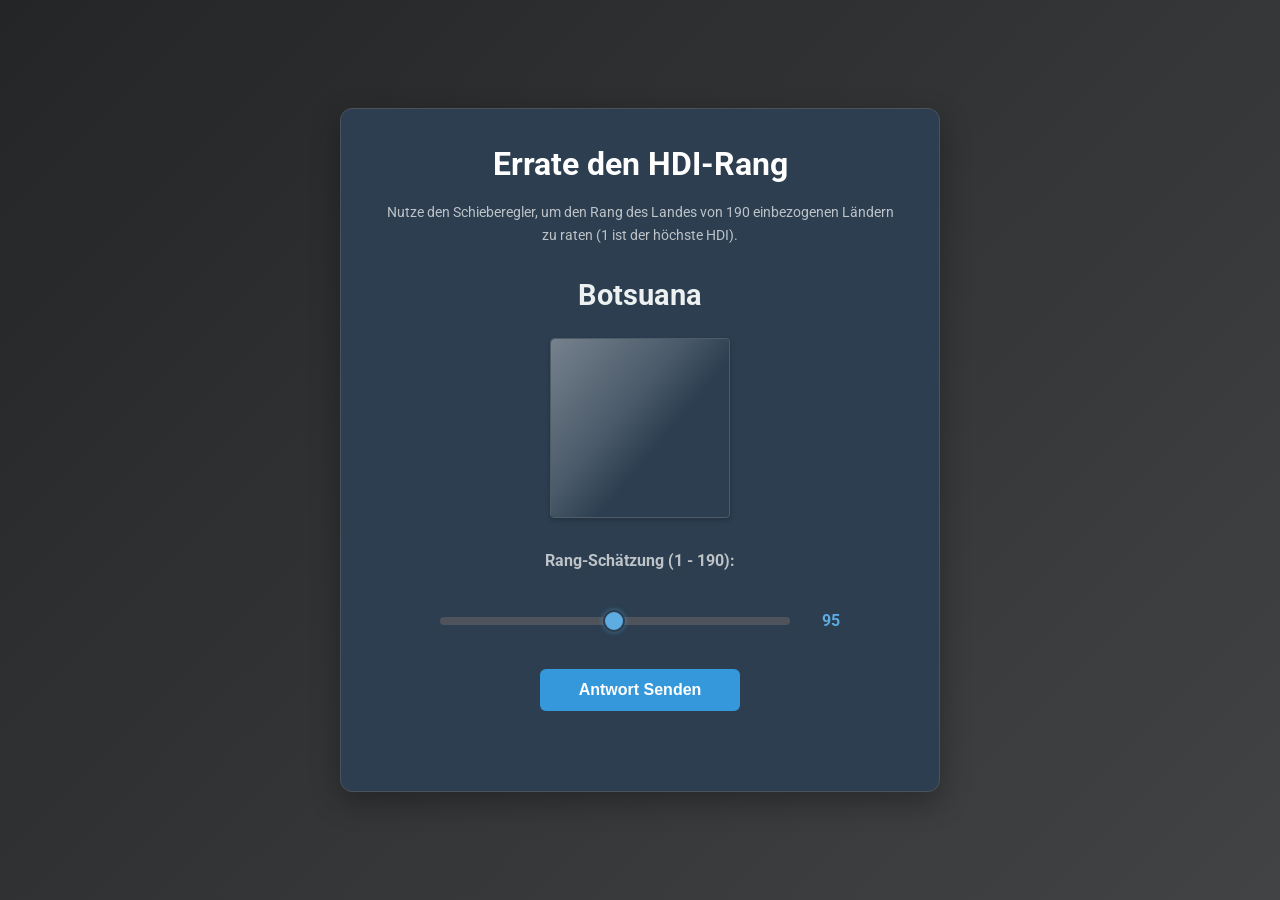
<file: index.html>
<!DOCTYPE html>
<html lang="de"> <!-- Set language to German -->
<head>
    <meta charset="UTF-8">
    <meta name="viewport" content="width=device-width, initial-scale=1.0">
    <title>HDI-Rang Raten</title> <!-- German Title -->
    <link rel="preconnect" href="https://fonts.googleapis.com">
    <link rel="preconnect" href="https://fonts.gstatic.com" crossorigin>
    <link href="https://fonts.googleapis.com/css2?family=Roboto:wght@400;700&display=swap" rel="stylesheet">
    <link rel="stylesheet" href="style.css">
</head>
<body>
    <div class="game-container">
        <h1>Errate den HDI-Rang</h1> <!-- German Heading -->
        <p class="subtitle">Nutze den Schieberegler, um den Rang des Landes zu raten (1 ist der höchste HDI).</p> <!-- German Subtitle -->

        <div id="country-info">
            <h2 id="country-name">Ländername</h2> <!-- Placeholder -->
            <!-- Added flag-container for overlay -->
            <div class="flag-container">
                 <img id="country-flag" src="" alt="Flagge des Landes">
                 <div class="flag-overlay"></div> <!-- Glass effect overlay -->
            </div>
        </div>

        <div class="guess-section">
            <label for="rank-slider">Rang-Schätzung (1 - <span id="max-rank">?</span>):</label>
            <div class="slider-wrapper"> <!-- Added wrapper for positioning marker -->
                <div class="slider-container">
                    <input type="range" id="rank-slider" name="rank-slider" min="1" max="191" step="1" value="95">
                    <span id="slider-value" class="slider-value-display">95</span>
                    <!-- Marker for correct answer -->
                    <span id="correct-answer-marker" class="slider-marker hidden"></span>
                </div>
            </div>
            <button id="submit-guess">Antwort Senden</button> <!-- German Button Text -->
        </div>

        <p id="feedback"></p>
        <p id="correct-answer" class="hidden"></p>

        <button id="next-country" class="hidden">Nächstes Land</button> <!-- German Button Text -->
    </div>

    <script src="script.js"></script>
</body>
</html>
</file>
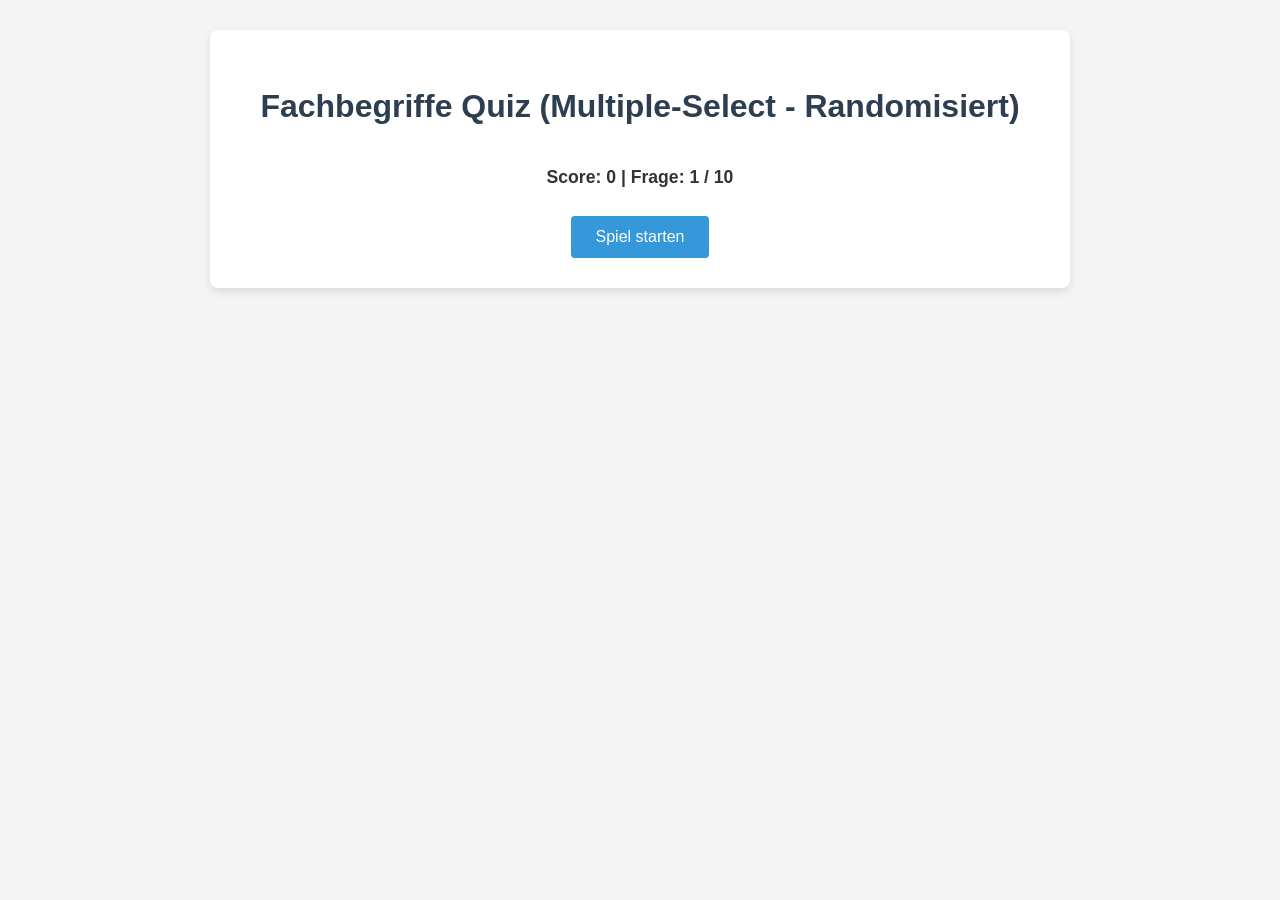
<file: MS Fragen Game.html>
<!DOCTYPE html>
<html lang="de">
<head>
    <meta charset="UTF-8">
    <meta name="viewport" content="width=device-width, initial-scale=1.0">
    <title>Fachbegriffe Quiz (Multiple-Select - Randomisiert)</title>
    <style>
        body {
            font-family: sans-serif;
            line-height: 1.6;
            margin: 20px;
            background-color: #f4f4f4;
            color: #333;
        }
        #quiz-container {
            max-width: 800px;
            margin: 30px auto;
            padding: 30px;
            background-color: #fff;
            border-radius: 8px;
            box-shadow: 0 4px 8px rgba(0,0,0,0.1);
        }
        h1 {
            text-align: center;
            color: #2c3e50;
            margin-bottom: 30px;
        }
        #question-container {
            margin-bottom: 25px;
            padding: 20px;
            background-color: #eaf2f8;
            border-left: 5px solid #3498db;
            border-radius: 4px;
        }
        #question-text {
            font-size: 1.3em;
            font-weight: bold;
            margin-bottom: 15px;
        }
        .answer-option {
            display: block;
            background-color: #f8f9fa;
            border: 1px solid #d6dbdf;
            border-radius: 4px;
            padding: 15px;
            margin-bottom: 10px;
            cursor: pointer;
            transition: background-color 0.3s, border-color 0.3s;
        }
        .answer-option:hover {
             background-color: #e9ecef;
             border-color: #adb5bd;
        }
        .answer-option input[type="checkbox"] {
            margin-right: 10px;
            cursor: pointer;
            vertical-align: middle;
        }
         .answer-option label {
             cursor: pointer;
             display: inline;
             user-select: none;
             vertical-align: middle;
         }
        /* Feedback-Styling */
        .answer-option.correct-selected { /* Richtige Antwort wurde ausgewählt */
            background-color: #d4edda !important;
            border-color: #c3e6cb !important;
            color: #155724 !important;
            font-weight: bold;
        }
        .answer-option.incorrect-selected { /* Falsche Antwort wurde ausgewählt */
            background-color: #f8d7da !important;
            border-color: #f5c6cb !important;
            color: #721c24 !important;
            font-weight: bold;
        }
        .answer-option.correct-missed { /* Richtige Antwort wurde NICHT ausgewählt */
             border: 2px solid #155724 !important;
             font-weight: bold;
        }
         .answer-option.incorrect-not-selected { /* Falsche Antwort wurde (korrekterweise) NICHT ausgewählt */
             /* Kein extra Styling */
         }


        #feedback {
            margin-top: 20px;
            padding: 15px;
            font-weight: bold;
            border-radius: 4px;
            text-align: center;
        }
        #feedback.correct-feedback {
            background-color: #d4edda;
            color: #155724;
            border: 1px solid #c3e6cb;
        }
        #feedback.incorrect-feedback {
            background-color: #f8d7da;
            color: #721c24;
            border: 1px solid #f5c6cb;
        }
        #navigation {
            text-align: center;
            margin-top: 25px;
        }
        #navigation button {
            padding: 12px 25px;
            font-size: 1em;
            background-color: #3498db;
            color: white;
            border: none;
            border-radius: 4px;
            cursor: pointer;
            transition: background-color 0.3s;
            margin: 0 5px;
        }
        #navigation button:hover:not(:disabled) {
            background-color: #2980b9;
        }
        #navigation button:disabled {
            background-color: #bdc3c7;
            cursor: not-allowed;
        }
        #score-display {
            text-align: center;
            font-size: 1.1em;
            margin-bottom: 20px;
            font-weight: bold;
        }
        #results-container {
            text-align: center;
            padding: 30px;
            background-color: #eaf2f8;
            border-radius: 8px;
        }
        #results-container h2 {
            color: #2c3e50;
            margin-bottom: 15px;
        }
         #results-container p {
             font-size: 1.2em;
             margin-bottom: 25px;
         }
    </style>
</head>
<body>

<div id="quiz-container">
    <h1>Fachbegriffe Quiz (Multiple-Select - Randomisiert)</h1>

    <div id="score-display">Score: 0 | Frage: 1 / 10</div>

    <div id="question-container" style="display: none;">
        <div id="question-text"></div>
        <div id="answer-options">
            <!-- Antwort-Optionen (Checkboxes) werden hier per JS eingefügt -->
        </div>
        <div id="feedback"></div>
    </div>

    <div id="navigation">
        <button id="start-button">Spiel starten</button>
        <button id="check-button" style="display: none;">Antwort prüfen</button>
        <button id="next-button" style="display: none;">Nächste Frage</button>
        <button id="restart-button" style="display: none;">Neustart</button>
    </div>

    <div id="results-container" style="display: none;">
        <h2>Quiz beendet!</h2>
        <p id="final-score"></p>
    </div>

</div>

<script>
    // --- Neue Fragen-Datenstruktur ---
    const quizQuestions = [
        // Renaturierung
        {
            question: "Welches Konzept beschreibt am besten den Prozess der Renaturierung?",
            term: "Renaturierung",
            options: [
                "Die zielgerichtete Reetablierung autochthoner Vegetations- und Faunacommunities in ehemals anthropogen geprägten Habitaten.", // a
                "Der kurzfristige Eingriff in Ökosysteme zur Erhöhung der landwirtschaftlichen Produktivität.", // b
                "Die Wiederherstellung biotischer Interaktionen und ökosystemarer Funktionen nach intensiver Nutzungsentfremdung.", // c
                "Die Isolation invasiver Arten zur dauerhaften Sicherung der Biodiversität." // d
            ],
            correctAnswers: [0, 2] // Indizes a und c
        },
        // Reserve
        {
            question: "Welche Definition fasst den ökonomischen Begriff der Reserve adäquat zusammen?",
            term: "Reserve",
            options: [
                "Geologisch verifizierte Mengen eines Rohstoffvorkommens, die unter aktuellen technischen und preislichen Bedingungen abbaubar sind.", // a
                "Potenzielle Rohstoffvorkommen, deren wirtschaftliche Erschließung von zukünftigen Technologieentwicklungen abhängt.", // b (Ressource!)
                "Ressourcenvorräte, die ausschließlich durch Recycling gewonnen werden können.", // c
                "Rohstoffvorkommen, die aufgrund geologischer Unsicherheiten aktuell nicht als wirtschaftlich nutzbar gelten." // d (Näher an Ressource)
            ],
            correctAnswers: [0] // Nur Index a ist exakt Reserve laut Glossar
        },
         // Fracking
         {
            question: "Welche Aussagen reflektieren die methodischen und ökologischen Aspekte des Frackings?",
            term: "Fracking",
            options: [
                "Die hydraulische Frakturierung setzt eine Mischung aus Wasser, proppantischen Materialien und Chemikalien unter hohem Druck ein, um Gesteinsperforationen zu induzieren.", // a
                "Fracking eliminiert vollständig die Gefahr von Seismizität in der Umgebung der Bohrstelle.", // b (Falsch)
                "Die Methode ermöglicht die Mobilisierung von in-situ gebundenem Erdgas und Erdöl in unkonventionellen Lagerstätten.", // c
                "Die eingesetzten Chemikalien sind stets biologisch abbaubar und umweltverträglich." // d (Falsch)
            ],
            correctAnswers: [0, 2] // Indizes a und c
        },
        // Wertschöpfungskette
        {
            question: "Welche Aussagen erfassen den betriebswirtschaftlichen Kern der Wertschöpfungskette?",
            term: "Wertschöpfungskette",
            options: [
                "Sie beschreibt die sequenzielle Integration von Produktions- und Vermarktungsprozessen, die den Produktwert erhöhen.", // a
                "Die Wertschöpfungskette beinhaltet ausschließlich interne Produktionsprozesse eines Unternehmens.", // b (Falsch)
                "Sie umfasst sowohl direkte als auch indirekte Aktivitäten, die zur finalen Marktfähigkeit eines Produkts beitragen.", // c
                "Die Analyse der Wertschöpfungskette fokussiert primär auf die logistische Distribution ohne Berücksichtigung von Zusatzdienstleistungen." // d (Falsch)
            ],
            correctAnswers: [0, 2] // Indizes a und c
        },
        // Nachhaltigkeit
        {
            question: "Welche der folgenden Aussagen entspricht einem integrativen Nachhaltigkeitskonzept?",
            term: "Nachhaltigkeit",
            options: [
                "Nachhaltigkeit erfordert die gleichzeitige Berücksichtigung ökonomischer Effizienz, ökologischer Integrität und sozialer Gerechtigkeit.", // a
                "Eine nachhaltige Entwicklung schließt kurzfristige Gewinnmaximierung aus, selbst wenn diese zur Verbesserung der Infrastruktur führt.", // b (Zu absolut)
                "Das Konzept impliziert, dass die Bedürfnisse der Gegenwart befriedigt werden müssen, ohne die Handlungsspielräume zukünftiger Generationen zu beschränken.", // c
                "Nachhaltigkeitsstrategien fokussieren primär auf den Erhalt natürlicher Ressourcen, während wirtschaftliche und soziale Aspekte sekundär sind." // d (Falsch)
            ],
            correctAnswers: [0, 2] // Indizes a und c
        },
        // Rohstoffmonitoring
        {
            question: "Welche Aspekte sind zentral für ein effektives Rohstoffmonitoring?",
            term: "Rohstoffmonitoring",
            options: [
                "Die kontinuierliche Analyse von Preisvolatilitäten sowie von Angebots- und Nachfragetrends mineralischer Rohstoffe.", // a
                "Die Implementierung von Frühwarnsystemen, die auf geopolitische und marktbedingte Veränderungen reagieren.", // b
                "Die Erfassung ausschließlich meteorologischer Daten zur Optimierung der Ernteerträge.", // c (Falsch)
                "Die Integration von technologiebasierten Prognosemodellen zur Bewertung von Rohstoffengpässen." // d
            ],
            correctAnswers: [0, 1, 3] // Indizes a, b und d (wie vom Nutzer vorgegeben)
        },
        // Energiewende
        {
            question: "Welche Ziele und Herausforderungen werden im Rahmen der Energiewende adressiert?",
            term: "Energiewende",
            options: [
                "Der substanzielle Ersatz fossiler Energieträger durch dezentralisierte, erneuerbare Energiequellen.", // a
                "Die konsequente Abschaltung aller konventionellen Kraftwerke ohne Zwischenlösungen.", // b (Falsch/zu absolut)
                "Die Schaffung einer resilienten, ökologisch orientierten Energieinfrastruktur, die langfristige Versorgungssicherheit gewährleistet.", // c
                "Die Reduktion der Energieverluste durch den Ausbau von Smart-Grid-Technologien und Speicherlösungen." // d (Ein Aspekt, aber nicht Kernziel)
            ],
            correctAnswers: [0, 2] // Indizes a und c
        },
        // Marginalität
        {
            question: "Welcher Aspekt wird im Konzept der Marginalität primär hervorgehoben?",
            term: "Marginalität",
            options: [
                "Die strukturelle Benachteiligung bestimmter Bevölkerungsgruppen, die zu einem limitierten Zugang zu sozialen und ökonomischen Ressourcen führt.", // a
                "Die autonome Entwicklung von Randgebieten ohne jegliche staatliche Intervention.", // b (Falsch)
                "Die Tendenz zur sozialen Ausgrenzung, die oft mit eingeschränktem Zugang zu Bildung und Arbeitsmärkten einhergeht.", // c
                "Die Konzentration von Wohlstand in urbanen Zentren, die zu einer Verstärkung regionaler Ungleichheiten führt." // d (Folge, nicht Kern)
            ],
            correctAnswers: [0, 2] // Indizes a und c
        },
         // Konventionelle/Unkonventionelle Lagerstätte
        {
             question: "Welche Unterscheidungsmerkmale kennzeichnen konventionelle gegenüber unkonventionellen Lagerstätten?",
             term: "konventionelle/unkonventionelle Lagerstätte",
             options: [
                "Konventionelle Lagerstätten sind durch natürliche Permeabilitätsstrukturen charakterisiert, die eine diffusionsbasierte Gasfreisetzung ermöglichen.", // a
                "Unkonventionelle Lagerstätten erfordern meist eine Stimulation (z. B. Fracking), um in-situ gebundenes Gas oder Öl mobilisieren zu können.", // b
                "Beide Typen basieren auf ähnlichen geologischen Prozessen, unterscheiden sich aber ausschließlich in der ökonomischen Erschließbarkeit.", // c (Falsch)
                "Unkonventionelle Lagerstätten weisen stets geringere Exploitationskosten als konventionelle auf." // d (Falsch)
            ],
            correctAnswers: [0, 1] // Indizes a und b
        },
        // Ressource
        {
            question: "Wie differenziert sich der Ressourcebegriff von der Reserve im Kontext der Rohstoffökonomie?",
            term: "Ressource",
            options: [
                "Ressourcen umfassen sowohl geologisch nachgewiesene als auch potenzielle Vorkommen, die unter bestimmten technologischen Bedingungen erschließbar sind.", // a
                "Reserven sind ausschließlich auf ökonomisch nutzbare Mengen bezogen, während Ressourcen auch ungewinnbare Anteile umfassen.", // b
                "Ressourcen beziehen sich ausschließlich auf erneuerbare Materialien, während Reserven nur nicht erneuerbare Rohstoffe einschließen.", // c (Falsch)
                "Die Definition von Ressourcen schließt indirekt auch Umweltfaktoren und Regenerationsraten ein." // d (Nicht primär)
            ],
            correctAnswers: [0, 1] // Indizes a und b
        },
        // Syndromansatz
        {
            question: "Welchen methodologischen Mehrwert bietet der Syndromansatz bei der Analyse komplexer Umweltproblematiken?",
            term: "Syndromansatz",
            options: [
                "Er ermöglicht die Darstellung interdependenter Ursachen-Wirkungs-Beziehungen innerhalb des globalen Wandels.", // a
                "Er reduziert multifaktorielle Zusammenhänge auf isolierte Einzelvariablen, um kausale Effekte zu veranschaulichen.", // b (Falsch)
                "Der Ansatz fasst charakteristische „Symptome“ (z. B. Überdüngung, Intensivierung der Landwirtschaft) zu einem Syndrom zusammen.", // c
                "Er fördert die Entwicklung quantitativer Modelle zur direkten Prognose von Umweltrisiken." // d (Nicht primär)
            ],
            correctAnswers: [0, 2] // Indizes a und c
        },
        // Greenwashing
        {
            question: "Welcher Aspekt charakterisiert das Phänomen des Greenwashings in der Unternehmenskommunikation?",
            term: "Greenwashing",
            options: [
                "Die strategische Inszenierung umweltfreundlicher Maßnahmen, obwohl tatsächliche ökologische Verbesserungen ausbleiben.", // a
                "Die Nutzung transparenter Umweltberichte, die eine kritische Selbstreflexion der betrieblichen Prozesse fördern.", // b (Gegenteil)
                "Die selektive Darstellung positiver Umweltindikatoren, während negative Daten diskret zurückgehalten werden.", // c
                "Die vollständige Integration nachhaltiger Praktiken in alle Geschäftsbereiche." // d (Gegenteil)
            ],
            correctAnswers: [0, 2] // Indizes a und c
        },
        // Thinning und Thickening
        {
            question: "Wie werden die Konzepte „Thinning“ und „Thickening“ innerhalb von Produktions- und Wertschöpfungsketten operationalisiert?",
            term: "Thinning und Thickening",
            options: [
                "Thinning bezeichnet die Spezialisierung auf einen einzelnen Produktionsschritt innerhalb eines komplexen Prozesses.", // a
                "Thickening impliziert die Erweiterung der eigenen Wertschöpfungsaktivitäten durch Inhouse-Integration zusätzlicher Prozessschritte.", // b
                "Beide Begriffe beschreiben grundsätzlich Outsourcing-Strategien zur Kostenreduktion.", // c (Falsch)
                "Die Prozesse werden genutzt, um die betriebliche Flexibilität und Kontrolle entlang der Lieferkette zu erhöhen." // d (Mögliche Folge)
            ],
            correctAnswers: [0, 1] // Indizes a und b (basierend auf Glossar)
        },
        // Ölsandabbau
        {
            question: "Welche technischen und ökologischen Herausforderungen sind im Kontext des Ölsandabbaus signifikant?",
            term: "Ölsandabbau",
            options: [
                "Die extraktive Gewinnung von Bitumen durch Tagebau, die mit einem hohen Wasserverbrauch und intensiven Eingriffen in das Landschaftsbild einhergeht.", // a
                "Der Einsatz von Auswaschtechnologien, die oft zu einer langanhaltenden Beeinträchtigung lokaler Wasserressourcen führen.", // b
                "Die Nutzung von unterirdischen Bohrverfahren, die minimalinvasiv sind und das Ökosystem kaum berühren.", // c (Falsch)
                "Die Tatsache, dass durch den Abbau kurzfristig hohe Erträge erzielt werden, jedoch langfristig eine hohe Renaturierungsbarriere besteht." // d
            ],
            correctAnswers: [0, 1, 3] // Indizes a, b und d (wie vom Nutzer vorgegeben)
        },
        // Reichweite
        {
            question: "Wie wird die „Reichweite“ eines Rohstoffs im wissenschaftlichen Kontext präzise definiert?",
            term: "Reichweite",
            options: [
                "Als das Verhältnis der nachgewiesenen Vorkommen zum jährlichen Verbrauch unter Berücksichtigung regenerativer Prozesse.", // a (Falsch: nicht-erneuerbar)
                "Als der Zeitraum, in dem ein nicht-erneuerbarer Rohstoff bei konstantem Verbrauch verfügbar bleibt.", // b
                "Als ein Indikator für die Recyclingfähigkeit des Rohstoffs in industriellen Anwendungen.", // c (Falsch)
                "Als die absolute Menge des Rohstoffs, die in einer Lagerstätte vorhanden ist, unabhängig vom Verbrauch." // d (Falsch)
            ],
            correctAnswers: [1] // Nur Index b (gemäß Glossar)
        },
        // ITC
        {
            question: "Welche dynamischen meteorologischen Prozesse charakterisieren die ITC?",
            term: "ITC",
            options: [
                "Die Konvergenz von Nordost- und Südostpassatströmen, die zu einer signifikanten atmosphärischen Aufwindeffekten führt.", // a
                "Die zyklische Wanderung des Tiefdruckgebietes im äquatorialen Bereich, gekoppelt an den zenitalen Sonnenstand.", // b
                "Eine permanente, statische Wetterformation, die mit stabilen Hochdruckbedingungen assoziiert ist.", // c (Falsch)
                "Die Bildung von frontalbedingten Niederschlagsbanden im mittleren Breitenbereich." // d (Falsch)
            ],
            correctAnswers: [0, 1] // Indizes a und b
        },
        // Orographie
        {
            question: "Welche Dimensionen der Orographie sind für die geowissenschaftliche Charakterisierung von Landschaften von Bedeutung?",
            term: "Orographie",
            options: [
                "Die morphometrische Analyse von Höhenverteilungen, Hangneigungen und Reliefamplituden.", // a (Verlauf)
                "Die Untersuchung der tektonischen Prozesse, die zur Bildung von Gebirgszügen führen.", // b (Bildung/Entwicklung)
                "Die isolierte Betrachtung der Bodenarten ohne Berücksichtigung der topographischen Strukturen.", // c (Falsch)
                "Die Integration von geographischen Informationssystemen (GIS) zur Erfassung und Modellierung von Geländeformen." // d (Methode)
            ],
            correctAnswers: [0, 1] // Indizes a und b (Kern der Definition)
        },
         // Import und Export
        {
            question: "Welches Verständnis der internationalen Handelsströme wird durch die Begriffe Import und Export vermittelt?",
            term: "Import und Export",
            options: [
                "Der Export umfasst die grenzüberschreitende Distribution von Gütern, wobei auch damit verbundene Dienstleistungen berücksichtigt werden können.", // a
                "Der Import beschreibt den zollrechtlich geregelten Zufluss von Waren in ein Binnenland, der auch qualitative Aspekte umfasst.", // b
                "Beide Prozesse sind rein logistischer Natur und lassen wirtschaftspolitische Einflussfaktoren außen vor.", // c (Falsch)
                "Import und Export wirken als Indikatoren für die wirtschaftliche Integration eines Landes in den globalen Markt." // d
            ],
            correctAnswers: [0, 1, 3] // Indizes a, b und d (wie vom Nutzer vorgegeben)
        },
        // Relief
        {
            question: "Welche methodischen Ansätze werden zur quantitativen Erfassung des Reliefs genutzt?",
            term: "Relief",
            options: [
                "Die Bestimmung absoluter und relativer Höhenwerte mittels Geodäsie und Fernerkundung.", // a
                "Die Analyse von Hangneigungsdaten und Abstandsmessungen zwischen Geländeelementen.", // b
                "Die Anwendung von erosionsbasierten Modellen, die ausschließlich klimatische Parameter berücksichtigen.", // c (Zu eingeschränkt)
                "Die Durchführung von topographischen Vermessungen zur Erstellung digitaler Geländemodelle (DGM)." // d
            ],
            correctAnswers: [0, 1, 3] // Indizes a, b und d (wie vom Nutzer vorgegeben)
        },
        // Grüne Wiese
        {
            question: "Welchen ökologischen Diskurs illustriert der Begriff „Grüne Wiese“ im Kontext von Rekultivierungsprozessen?",
            term: "Grüne Wiese",
            options: [
                "Die Darstellung von Flächen, die zwar oberflächlich vegetiert erscheinen, jedoch ein dauerhaft verändertes, nicht rekonstruierbares Ökosystem aufweisen.", // a
                "Die Bezeichnung für naturnahe Areale, in denen durch gezielte Renaturierungsmaßnahmen das ursprüngliche Ökosystem vollständig wiederhergestellt wird.", // b (Gegenteil)
                "Die Kritik an oberflächlichen Rekultivierungsmaßnahmen, die zwar visuell ansprechend sind, aber die komplexe biologische Struktur nicht reetablieren können.", // c
                "Eine Strategie, bei der invasive Arten gezielt zur Stabilisierung von Bodenstrukturen eingesetzt werden." // d (Falsch)
            ],
            correctAnswers: [0, 2] // Indizes a und c
        },
        // Bodendegradition
        {
            question: "Welcher Aspekt charakterisiert den Prozess der Bodendegradition in agrarökologischen Systemen?",
            term: "Bodendegradition",
            options: [
                "Die irreversible Reduktion der Bodenfruchtbarkeit infolge von Nährstoffauswaschung und Erosionsprozessen.", // a
                "Die temporäre Veränderung der Bodenstruktur durch saisonale Niederschläge ohne nachhaltigen Nährstoffverlust.", // b (Falsch)
                "Den Verlust essenzieller Bodenorganismen und -funktionen, der langfristig zu Unfruchtbarkeit führen kann.", // c
                "Die gezielte Bodenverbesserung durch intensive Fruchtwechsel und organische Düngung." // d (Gegenteil)
            ],
            correctAnswers: [0, 2] // Indizes a und c
        },
        // Protektionismus
        {
            question: "Welche der folgenden Aussagen spiegelt die wirtschaftspolitische Logik des Protektionismus adäquat wider?",
            term: "Protektionismus",
            options: [
                "Die gezielte Einschränkung von Importen zur Stärkung inländischer Industrien und Sicherung von Arbeitsplätzen.", // a
                "Die uneingeschränkte Liberalisierung des internationalen Handels zur Förderung des globalen Wettbewerbs.", // b (Gegenteil)
                "Der Einsatz von Zöllen und nichttarifären Handelshemmnissen als strategisches Instrument nationaler Wirtschaftspolitik.", // c
                "Die vollständige Abschottung eines Marktes als Reaktion auf globale Wirtschaftskrisen." // d (Zu extrem)
            ],
            correctAnswers: [0, 2] // Indizes a und c
        },
        // Neokolonialismus
        {
            question: "Welcher Diskurs liegt dem Begriff des Neokolonialismus zugrunde?",
            term: "Neokolonialismus",
            options: [
                "Die ökonomische und politische Abhängigkeit ehemaliger Kolonien von ihren Ex-Besatzungsmächten, die Wachstumspotenziale hemmt.", // a
                "Die vollständige Selbstbestimmung ehemals kolonialisierter Staaten durch die Abschaffung internationaler Handelsbeziehungen.", // b (Falsch)
                "Die strukturelle Dominanz externer Akteure, die Einfluss auf lokale Wertschöpfungsketten und Entwicklungsstrategien ausüben.", // c
                "Die temporäre Überbrückung ökonomischer Krisen durch internationale Hilfsprogramme." // d (Nicht Kern)
            ],
            correctAnswers: [0, 2] // Indizes a und c
        },
        // Hegemonialkonflikt
        {
            question: "Welche Merkmale kennzeichnen einen Hegemonialkonflikt im internationalen Kontext?",
            term: "Hegemonialkonflikt",
            options: [
                "Der Wettstreit um politische, ökonomische und kulturelle Vorherrschaft zwischen konkurrierenden globalen Akteuren.", // a
                "Die interne Auseinandersetzung innerhalb eines Landes um die Verteilung staatlicher Ressourcen.", // b (Falsch)
                "Die Konfrontation zwischen regionalen Machtzentren, die um Einflussbereiche und strategische Allianzen ringen.", // c
                "Die isolierte Konkurrenz einzelner Unternehmen im globalen Markt ohne staatliche Beteiligung." // d (Falsch)
            ],
            correctAnswers: [0, 2] // Indizes a und c
        },
        // Extraktivismus
        {
            question: "Welcher Aspekt wird im Rahmen des Extraktivismus als zentraler Kritikpunkt hervorgehoben?",
            term: "Extraktivismus",
            options: [
                "Die einseitige Fokussierung auf den maximalen Ressourcengewinn ohne nachhaltige Rücksicht auf ökologische und soziale Konsequenzen.", // a
                "Die integrative Einbindung lokaler Bevölkerungsgruppen in alle Phasen der Ressourcenverwertung.", // b (Gegenteil/selten)
                "Die kurzfristige Profitmaximierung, die zu langfristigen strukturellen Ungleichgewichten führen kann.", // c
                "Die Förderung einer diversifizierten Industrie, die auf hochtechnologische Innovationen setzt." // d (Gegenteil)
            ],
            correctAnswers: [0, 2] // Indizes a und c
        },
        // Kritikalität
        {
            question: "Welches Konzept wird durch den Begriff der Kritikalität in wirtschaftlichen Netzwerken veranschaulicht?",
            term: "Kritikalität",
            options: [
                "Das systemische Risiko, das entsteht, wenn ein einzelnes Glied in einer Wertschöpfungskette ausfällt und den gesamten Produktionsfluss destabilisiert.", // a
                "Die isolierte Betrachtung einzelner Unternehmensbereiche ohne Berücksichtigung interdependenter Effekte.", // b (Falsch)
                "Die Notwendigkeit, kritische Infrastrukturen durch redundante Systeme abzusichern.", // c (Folge/Anwendung)
                "Die Feststellung, dass jedes Element in einer Produktionskette unabhängig voneinander funktioniert." // d (Falsch)
            ],
            correctAnswers: [0] // Index a (gemäß Glossar)
        },
        // OECD - Länder
        {
            question: "Welches Verständnis charakterisiert die Mitgliedschaft in den OECD-Ländern?",
            term: "OECD - Länder",
            options: [
                "Eine internationale Gemeinschaft von Staaten, die gemeinsame wirtschaftspolitische Standards und Entwicklungsziele verfolgt.", // a
                "Eine Organisation, die ausschließlich für Länder mit einem hohen Pro-Kopf-Einkommen konzipiert ist.", // b (Falsch)
                "Ein Zusammenschluss, der sich der Förderung von Wohlstand, Gerechtigkeit und lebensqualitätsorientierten Politiken widmet.", // c
                "Eine Gruppe von Ländern, die primär auf den Ausbau von militärischen Allianzen fokussiert ist." // d (Falsch)
            ],
            correctAnswers: [0, 2] // Indizes a und c
        },
        // Entwicklungsländer
        {
            question: "Welche Merkmale werden typischerweise zur Klassifizierung von Entwicklungsländern herangezogen?",
            term: "Entwicklungsländer",
            options: [
                "Niedriges Pro-Kopf-Einkommen, hohe Kindersterblichkeit und eingeschränkter Zugang zu Bildung und Gesundheitsversorgung.", // a
                "Vollständig industrialisierte Volkswirtschaften mit hohem Lebensstandard.", // b (Gegenteil)
                "Strukturelle ökonomische Herausforderungen und oft mangelnde Infrastruktur, die eine nachhaltige Entwicklung behindern.", // c
                "Eine überproportionale Integration in globale Wertschöpfungsketten als Indikator für wirtschaftlichen Fortschritt." // d (Nicht unbedingt)
            ],
            correctAnswers: [0, 2] // Indizes a und c
        },
        // Klimawandel
        {
            question: "Welcher wissenschaftliche Konsens liegt der Definition des Klimawandels zugrunde?",
            term: "Klimawandel",
            options: [
                "Eine langfristige Veränderung der globalen Temperatur- und Niederschlagsmuster, maßgeblich beeinflusst durch anthropogene Treibhausgasemissionen.", // a
                "Kurzfristige Wetterschwankungen, die saisonal bedingt sind und keine nachhaltigen Auswirkungen haben.", // b (Falsch)
                "Der Prozess der stetigen Erwärmung der Erdatmosphäre seit der Industrialisierung, vornehmlich durch den Anstieg von Kohlendioxid.", // c
                "Eine ausschließlich natürliche, zyklische Veränderung der Erdtemperaturen ohne menschlichen Einfluss." // d (Falsch)
            ],
            correctAnswers: [0, 2] // Indizes a und c
        },
        // Tropische Wirbelstürme
        {
            question: "Welche meteorologischen Charakteristika definieren tropische Wirbelstürme?",
            term: "tropische Wirbelstürme",
            options: [
                "Sie entstehen über warmen tropischen Meeresoberflächen durch intensive Verdunstung und charakteristische Tiefdruckzonen.", // a
                "Die Klassifikation erfolgt anhand von Windgeschwindigkeiten, die in mehreren Intensitätsstufen gemessen werden.", // b
                "Sie sind durch eine geringe Feuchtigkeitskonzentration in der Atmosphäre und stabile Hochdrucksysteme gekennzeichnet.", // c (Falsch)
                "Ihre Bildung wird primär durch Kaltluftzuflüsse in polaren Regionen initiiert." // d (Falsch)
            ],
            correctAnswers: [0, 1] // Indizes a und b
        },
        // Globales Netzwerk
        {
            question: "Welcher Begriff beschreibt am präzisesten die Eigenschaften eines globalen Netzwerks im Kontext moderner Informationssysteme?",
            term: "globales Netzwerk",
            options: [
                "Ein dezentral organisiertes System, das geographisch verstreute lokale Netzwerke über digitale Infrastrukturen miteinander verbindet.", // a
                "Eine monolithische IT-Struktur, die ausschließlich auf lokalen Servern basiert und keine internationale Vernetzung ermöglicht.", // b (Falsch)
                "Ein flexibles Kommunikationssystem, das interkontinental operierende Organisationen in Echtzeit vernetzt.", // c
                "Ein rein analoges Netz, das auf traditionellen Fernmeldeanlagen basiert und kaum modernen Anforderungen genügt." // d (Falsch)
            ],
            correctAnswers: [0, 2] // Indizes a und c
        },
         // Wiege-zu-Wiege Konzept
        {
            question: "Welche Zielsetzung verfolgt das Wiege-zu-Wiege Konzept im Rahmen der Kreislaufwirtschaft?",
            term: "Wiege-zu-Wiege Konzept",
            options: [
                "Die vollständige Rückführung aller eingesetzten Materialien in den Produktionskreislauf durch biologische oder technische Wiederverwertung.", // a
                "Die ausschließliche Nutzung von Primärrohstoffen ohne Berücksichtigung von Recyclingprozessen.", // b (Gegenteil)
                "Die Schaffung eines geschlossen geregelten Materialflusses, der Abfall vermeidet und Ressourcen schont.", // c
                "Die Integration von Einwegprodukten als Standard in der industriellen Fertigung." // d (Gegenteil)
            ],
            correctAnswers: [0, 2] // Indizes a und c
        },
        // Downcycling
        {
            question: "Welcher Prozess beschreibt das Downcycling in der Abfallwirtschaft?",
            term: "Downcycling",
            options: [
                "Das Recycling von Materialien zu Produkten mit geringerer Qualität und Funktionalität im Vergleich zum ursprünglichen Material.", // a
                "Die Wiederaufbereitung von Abfällen zu gleichwertigen Materialien, die den ursprünglichen Spezifikationen entsprechen.", // b (Upcycling/Recycling)
                "Der technische Abbau von Wertstoffen, bei dem es zu einer Reduktion der ursprünglichen Materialeigenschaften kommt.", // c (Ähnlich a)
                "Eine Methode zur Vermeidung von Recyclingprozessen durch Wiederverwendung von Materialien ohne Qualitätsverlust." // d (Wiederverwendung)
            ],
            correctAnswers: [0] // Index a (gemäß Glossar)
        },
         // Nutzungska(s)kade
        {
             question: "Welcher Prozess wird durch den Begriff der Nutzungskaskade in Bezug auf organische Rohstoffe beschrieben?",
             term: "Nutzungskaskade",
             options: [
                 "Die mehrfache Nutzung eines Rohstoffs in abnehmender Wertschöpfungsqualität, bis er als Kompost endverwertet wird.", // a
                 "Die Einmalnutzung von Rohstoffen mit anschließender vollständiger Eliminierung der Materialreststoffe.", // b
                 "Die schrittweise Optimierung von Produktionsprozessen zur Steigerung des Endwerts eines Rohstoffs ohne Materialverluste.", // c
                 "Die hierarchische Verwertung von organischen Materialien, bei der jede Nutzungsebene einen geringeren Mehrwert generiert." // d
             ],
             correctAnswers: [0, 3] // Indizes a und d
         },
         // Good Governance
         {
             question: "Welche Prinzipien werden im Konzept der Good Governance zentral betont?",
             term: "Good Governance",
             options: [
                 "Transparenz, Rechenschaftspflicht und effektive Inklusion aller gesellschaftlichen Gruppen in den Entscheidungsprozess.", // a
                 "Eine zentralisierte Machtstruktur, in der Entscheidungen ausschließlich von einer Elitengruppe getroffen werden.", // b
                 "Die Sicherstellung der Bereitstellung öffentlicher Güter und sozialer Dienstleistungen in partizipativen Prozessen.", // c
                 "Die Maximierung von Bürokratie zur Gewährleistung eines kontrollierten Staatsapparats." // d
             ],
             correctAnswers: [0, 2] // Indizes a und c
         },
         // Corruption Perceptions Index
         {
             question: "Welcher methodische Ansatz liegt dem Corruption Perceptions Index zugrunde?",
             term: "Corruption Perceptions Index",
             options: [
                 "Die Aggregation subjektiver Einschätzungen zur Korruptionswahrnehmung in unterschiedlichen Ländern.", // a
                 "Die direkte quantitative Messung von Korruptionsdelikten anhand von Justizstatistiken.", // b
                 "Die Erstellung einer Rangordnung von Staaten anhand von Expertenbefragungen und internationalen Vergleichsdaten.", // c
                 "Die ausschließliche Berücksichtigung von Steuerbetrugsfällen als Indikator für staatliche Korruption." // d
             ],
             correctAnswers: [0, 2] // Indizes a und c
         },
         // OPEC-Staaten
         {
             question: "Welche Charakteristika definieren die Rolle der OPEC-Staaten im globalen Energiemarkt?",
             term: "OPEC-Staaten",
             options: [
                 "Eine kollektive Organisation, die den Erdölmarkt durch Produktionsquoten und Reservenmanagement zu beeinflussen sucht.", // a
                 "Eine Allianz, deren Mitglieder ausschließlich aus Ländern mit geringem Erdölvorkommen bestehen.", // b
                 "Die strategische Bündelung von Staaten, die zusammen einen signifikanten Anteil der weltweiten Erdölproduktion und -reserven kontrollieren.", // c
                 "Eine Organisation, die primär auf die Förderung erneuerbarer Energien abzielt." // d
             ],
             correctAnswers: [0, 2] // Indizes a und c
         },
         // HDI
         {
             question: "Welche Komponenten fließen in die Berechnung des HDI ein?",
             term: "HDI",
             options: [
                 "Ökonomische Indikatoren wie Bruttonationaleinkommen, ergänzt durch soziale Parameter wie Bildungsgrad und Lebenserwartung.", // a
                 "Nur quantifizierbare Wirtschaftsdaten, die ausschließlich das Pro-Kopf-Einkommen widerspiegeln.", // b
                 "Multidimensionale Faktoren, die neben ökonomischen auch gesundheits- und bildungsbezogene Aspekte integrieren.", // c
                 "Exklusiv Umweltindikatoren, die den ökologischen Fußabdruck eines Landes messen." // d
             ],
             correctAnswers: [0, 2] // Indizes a und c
         },
         // Bad Governance
         {
             question: "Welche Merkmale kennzeichnen das Phänomen der Bad Governance?",
             term: "Bad Governance",
             options: [
                 "Ineffiziente, intransparente und von Korruption geprägte staatliche Entscheidungsprozesse, die dem Gemeinwohl abträglich sind.", // a
                 "Ein hohes Maß an bürokratischer Effizienz und öffentlicher Rechenschaftspflicht.", // b
                 "Die systematische Vernachlässigung von Minderheiteninteressen zugunsten einer korrupten Elite.", // c
                 "Eine governance-Struktur, die ausschließlich auf partizipative und transparente Entscheidungsprozesse setzt." // d
             ],
             correctAnswers: [0, 2] // Indizes a und c
         }
    ];

    // --- Spiel-Variablen ---
    let currentQuestionIndex = 0;
    let score = 0;
    let questions = [];
    const totalQuestions = 10;
    let answerChecked = false;

    // --- DOM-Elemente ---
    const quizContainer = document.getElementById('quiz-container');
    const questionContainer = document.getElementById('question-container');
    const questionTextElement = document.getElementById('question-text');
    const answerOptionsElement = document.getElementById('answer-options');
    const feedbackElement = document.getElementById('feedback');
    const scoreDisplayElement = document.getElementById('score-display');
    const startButton = document.getElementById('start-button');
    const checkButton = document.getElementById('check-button');
    const nextButton = document.getElementById('next-button');
    const restartButton = document.getElementById('restart-button');
    const resultsContainer = document.getElementById('results-container');
    const finalScoreElement = document.getElementById('final-score');

    // --- Hilfsfunktionen ---
    function shuffleArray(array) {
        for (let i = array.length - 1; i > 0; i--) {
            const j = Math.floor(Math.random() * (i + 1));
            [array[i], array[j]] = [array[j], array[i]];
        }
        return array;
    }

     function stripHtml(html) {
        let tmp = document.createElement("DIV");
        tmp.innerHTML = html;
        let text = (tmp.textContent || tmp.innerText || "").replace(/\s+/g, ' ').trim();
        return text;
     }

     function arraysEqualUnordered(arr1, arr2) {
         if (!arr1 || !arr2 || arr1.length !== arr2.length) return false; // Null-Check hinzugefügt
         const sortedArr1 = [...arr1].sort((a, b) => a - b);
         const sortedArr2 = [...arr2].sort((a, b) => a - b);
         for (let i = 0; i < sortedArr1.length; i++) {
             if (sortedArr1[i] !== sortedArr2[i]) return false;
         }
         return true;
     }

    // --- Spiellogik ---
    function startGame() {
        score = 0;
        currentQuestionIndex = 0;
        answerChecked = false;
        feedbackElement.textContent = '';
        feedbackElement.className = 'feedback';
        resultsContainer.style.display = 'none';
        startButton.style.display = 'none';
        checkButton.style.display = 'inline-block';
        nextButton.style.display = 'none';
        restartButton.style.display = 'none';
        questionContainer.style.display = 'block';
        checkButton.disabled = false;

        // Fragen für diese Runde auswählen und mischen
        questions = shuffleArray([...quizQuestions]).slice(0, totalQuestions);

        updateScoreDisplay();
        loadQuestion();
    }

    function loadQuestion() {
        answerChecked = false;
        feedbackElement.textContent = '';
        feedbackElement.className = 'feedback';
        checkButton.style.display = 'inline-block';
        nextButton.style.display = 'none';
        checkButton.disabled = false;
        answerOptionsElement.innerHTML = ''; // Alte Antworten löschen

        if (currentQuestionIndex >= totalQuestions) {
            showResults();
            return;
        }

        const currentQuestionData = questions[currentQuestionIndex];

        // Überprüfung der Fragendaten (wichtig!)
        if (!currentQuestionData || !Array.isArray(currentQuestionData.options) || !Array.isArray(currentQuestionData.correctAnswers)) {
             console.error("Fehler: Ungültige oder fehlende Daten für Frage Index:", currentQuestionIndex, currentQuestionData);
             questionTextElement.textContent = "Fehler beim Laden dieser Frage.";
             feedbackElement.textContent = "Frage konnte nicht geladen werden. Daten überprüfen!";
             feedbackElement.className = 'feedback incorrect-feedback';
             checkButton.style.display = 'none';
             nextButton.style.display = 'inline-block';
             return;
        }

        questionTextElement.textContent = currentQuestionData.question;

        // Optionen mit Korrektheits-Flag erstellen und mischen
        let optionsWithCorrectness = currentQuestionData.options.map((optionText, index) => {
            return {
                text: optionText,
                isCorrect: currentQuestionData.correctAnswers.includes(index),
                originalIndex: index // Speichere den ursprünglichen Index, falls benötigt
            };
        });
        optionsWithCorrectness = shuffleArray(optionsWithCorrectness);

        // Checkboxen basierend auf der gemischten Reihenfolge erstellen
        optionsWithCorrectness.forEach((optionData, displayIndex) => {
            const optionId = `option-${displayIndex}`;

            const div = document.createElement('div');
            div.classList.add('answer-option');
            div.dataset.correct = optionData.isCorrect ? "true" : "false";
             // Speichere den Anzeige-Index, um ihn später zu identifizieren
            div.dataset.displayIndex = displayIndex;

            const checkbox = document.createElement('input');
            checkbox.type = 'checkbox';
            checkbox.id = optionId;
            checkbox.name = 'answer';
            checkbox.value = displayIndex; // Wert ist der Anzeige-Index

            const label = document.createElement('label');
            label.htmlFor = optionId;
            label.textContent = stripHtml(optionData.text);
            label.title = stripHtml(optionData.text);

            div.appendChild(checkbox);
            div.appendChild(label);
            answerOptionsElement.appendChild(div);

            div.addEventListener('click', (e) => {
                if (e.target !== checkbox && !answerChecked) {
                    checkbox.checked = !checkbox.checked;
                }
            });
         });

        updateScoreDisplay();
    }


    function checkAnswer() {
        if (answerChecked) return; // Verhindert doppeltes Prüfen
        answerChecked = true;
        checkButton.disabled = true;
        nextButton.style.display = 'inline-block';

        const optionElements = answerOptionsElement.querySelectorAll('.answer-option');
        const selectedDisplayIndices = [];
        const actualCorrectDisplayIndices = []; // Anzeige-Indizes der korrekten Optionen

         // Ausgewählte Optionen und tatsächlich korrekte Optionen identifizieren (basierend auf ihrer aktuellen Position)
        optionElements.forEach((option, displayIndex) => {
            const checkbox = option.querySelector('input[type="checkbox"]');
            checkbox.disabled = true; // Checkboxen deaktivieren
            const isCorrectOption = option.dataset.correct === "true";

            if (isCorrectOption) {
                 actualCorrectDisplayIndices.push(displayIndex); // Sammle die Anzeige-Indizes der korrekten
            }

            if (checkbox.checked) {
                selectedDisplayIndices.push(displayIndex); // Sammle die Anzeige-Indizes der ausgewählten
            }
        });

         // Auswertung: Sind die Sätze der Anzeige-Indizes identisch?
         const isAnswerCorrect = arraysEqualUnordered(selectedDisplayIndices, actualCorrectDisplayIndices);


        if (isAnswerCorrect) {
            score++;
            feedbackElement.textContent = "Richtig!";
            feedbackElement.className = 'feedback correct-feedback';
        } else {
            feedbackElement.textContent = "Nicht ganz richtig.";
            feedbackElement.className = 'feedback incorrect-feedback';
        }

        // Visuelles Feedback für jede Option geben
        optionElements.forEach(option => {
            const isCorrectOption = option.dataset.correct === "true";
            const checkbox = option.querySelector('input[type="checkbox"]');
            const isSelected = checkbox.checked;

            if (isCorrectOption && isSelected) {
                option.classList.add('correct-selected');
            } else if (!isCorrectOption && isSelected) {
                option.classList.add('incorrect-selected');
            } else if (isCorrectOption && !isSelected) {
                option.classList.add('correct-missed');
            } else {
                 option.classList.add('incorrect-not-selected');
            }
        });

        updateScoreDisplay();
    }

     function nextQuestion() {
        currentQuestionIndex++;
        loadQuestion();
     }

     function showResults() {
        questionContainer.style.display = 'none';
        checkButton.style.display = 'none';
        nextButton.style.display = 'none';
        resultsContainer.style.display = 'block';
        restartButton.style.display = 'inline-block';
        finalScoreElement.textContent = `Dein Ergebnis: ${score} von ${totalQuestions} Fragen richtig beantwortet.`;
     }

     function updateScoreDisplay() {
          scoreDisplayElement.textContent = `Score: ${score} | Frage: ${Math.min(currentQuestionIndex + 1, totalQuestions)} / ${totalQuestions}`;
     }

    // --- Event Listener ---
    startButton.addEventListener('click', startGame);
    checkButton.addEventListener('click', checkAnswer);
    nextButton.addEventListener('click', nextQuestion);
    restartButton.addEventListener('click', startGame);

</script>

</body>
</html>
</file>
<file: style.css>
/* --- Dark Mode Base & Font --- */
* {
    box-sizing: border-box;
    margin: 0;
    padding: 0;
}

body {
    font-family: 'Roboto', sans-serif;
    display: flex;
    justify-content: center;
    align-items: center;
    min-height: 100vh;
    /* Dark background gradient */
    background: linear-gradient(135deg, #232526 0%, #414345 100%);
    color: #e0e0e0; /* Light text color for dark mode */
    line-height: 1.6;
}

/* --- Game Container --- */
.game-container {
    background-color: #2c3e50; /* Dark blue-grey container */
    padding: 30px 40px;
    border-radius: 12px;
    /* Soft shadow for dark mode */
    box-shadow: 0 10px 30px rgba(0, 0, 0, 0.3);
    max-width: 600px;
    width: 90%;
    text-align: center;
    border: 1px solid #4b525a; /* Subtle border */
}

h1 {
    color: #ffffff; /* White heading */
    margin-bottom: 10px;
    font-weight: 700;
}

.subtitle {
    font-size: 0.9em;
    color: #bdc3c7; /* Lighter grey for subtitle */
    margin-bottom: 25px;
}

/* --- Country Info & Flag --- */
#country-info {
    margin-bottom: 30px;
}

#country-name {
    font-size: 1.8em;
    font-weight: 700;
    color: #ecf0f1; /* Light grey/white for country name */
    margin-bottom: 20px;
    min-height: 1.2em;
}

/* Container for flag and overlay */
.flag-container {
    position: relative; /* Needed for absolute positioning overlay */
    max-width: 180px;
    height: auto;
    display: block;
    margin: 0 auto; /* Center the container */
    border-radius: 4px; /* Match flag radius */
    overflow: hidden; /* Keep overlay within bounds */
    border: 1px solid #4f5b66; /* Darker border for flag */
    box-shadow: 0 2px 5px rgba(0,0,0,0.2);
}

#country-flag {
    display: block; /* Remove extra space below image */
    width: 100%; /* Make image fill container */
    height: auto;
    border-radius: 4px; /* Can be removed if container handles rounding */
}

/* Glass Effect Overlay */
.flag-overlay {
    position: absolute;
    top: 0;
    left: 0;
    width: 100%;
    height: 100%;
    border-radius: 4px; /* Match flag */
    /* Angled white-transparent gradient for shine */
    background: linear-gradient(
        130deg,
        rgba(255, 255, 255, 0.35) 0%, /* More opaque start */
        rgba(255, 255, 255, 0.15) 40%, /* Fades out */
        rgba(255, 255, 255, 0) 60%   /* Fully transparent */
    );
    pointer-events: none; /* Doesn't block interaction (not needed here) */
}

/* --- Guessing Section & Slider --- */
.guess-section {
    margin-bottom: 25px;
    display: flex;
    flex-direction: column;
    align-items: center;
    gap: 20px; /* Increased gap */
}

label {
    font-weight: 700;
    color: #bdc3c7; /* Lighter grey label */
}

/* Wrapper to contain slider and marker */
.slider-wrapper {
    width: 100%;
    max-width: 400px; /* Limit wrapper width */
    position: relative; /* Needed for absolute marker positioning */
    padding: 15px 0; /* Add padding for marker visibility */
}

.slider-container {
    display: flex;
    align-items: center;
    width: 100%;
    gap: 15px;
    justify-content: center;
}

input[type="range"] {
    flex-grow: 1;
    cursor: pointer;
    height: 8px;
    background: #4f545c; /* Darker track background */
    border-radius: 5px;
    appearance: none;
    -webkit-appearance: none;
}
/* Slider Thumb Styling */
input[type="range"]::-webkit-slider-thumb {
    -webkit-appearance: none;
    appearance: none;
    width: 22px; /* Slightly larger thumb */
    height: 22px;
    background: #5dade2; /* Brighter blue thumb */
    border-radius: 50%;
    cursor: pointer;
    border: 2px solid #2c3e50; /* Border matching container bg */
    box-shadow: 0 0 5px rgba(93, 173, 226, 0.5); /* Subtle glow */
}
input[type="range"]::-moz-range-thumb {
    width: 22px;
    height: 22px;
    background: #5dade2;
    border-radius: 50%;
    cursor: pointer;
    border: 2px solid #2c3e50;
    box-shadow: 0 0 5px rgba(93, 173, 226, 0.5);
}

.slider-value-display {
    font-weight: 700;
    color: #5dade2; /* Match thumb color */
    min-width: 35px;
    text-align: right;
}

/* Correct Answer Marker Styling */
.slider-marker {
    position: absolute;
    bottom: -2px; /* Position below the slider track */
    width: 10px;
    height: 10px;
    background-color: #e74c3c; /* Red marker color */
    border-radius: 50%;
    border: 1px solid #fff; /* White border for visibility */
    transform: translateX(-50%); /* Center the marker */
    z-index: 2; /* Ensure it's above the track */
    pointer-events: none; /* Ignore clicks */
    transition: left 0.3s ease; /* Smooth movement if needed */
}
.slider-marker.hidden {
    display: none;
}


/* --- Buttons --- */
button {
    padding: 12px 25px;
    border: none;
    border-radius: 6px;
    cursor: pointer;
    font-size: 1em;
    font-weight: 700;
    transition: background-color 0.2s ease, transform 0.1s ease;
    color: #ffffff; /* White text */
    width: 200px; /* Consistent width */
    background-color: #3498db; /* Keep primary blue */
}
button:hover {
    background-color: #2980b9; /* Darker blue on hover */
}
button:active {
    transform: scale(0.98);
}
button:disabled {
    background-color: #566573; /* Darker disabled state */
    cursor: not-allowed;
    color: #95a5a6;
}

#next-country {
    background-color: #27ae60; /* Green */
}
#next-country:hover {
    background-color: #229954; /* Darker green */
}


/* --- Feedback Area --- */
#feedback {
    margin-top: 20px;
    font-weight: 700;
    font-size: 1.1em;
    min-height: 1.4em;
}

#feedback.correct {
    color: #77dd77; /* Light green for correct */
}
#feedback.incorrect {
    color: #ff6961; /* Light red for incorrect */
}

#correct-answer {
    margin-top: 5px;
    color: #bdc3c7; /* Lighter grey */
    font-size: 0.95em;
}


/* --- Utility Classes --- */
.hidden {
    display: none;
}

/* --- Responsive Adjustments --- */
@media (max-width: 480px) {
    .game-container { padding: 20px; }
    h1 { font-size: 1.5em; }
    #country-name { font-size: 1.4em; }
    .slider-wrapper { max-width: 100%; padding: 10px 0; } /* Adjust padding */
    .slider-container { gap: 10px; }
    .slider-value-display { min-width: 30px; }
    button { width: 100%; }
     /* Adjust marker position slightly for smaller screens if needed */
    .slider-marker { bottom: -4px; }
}
</file>
